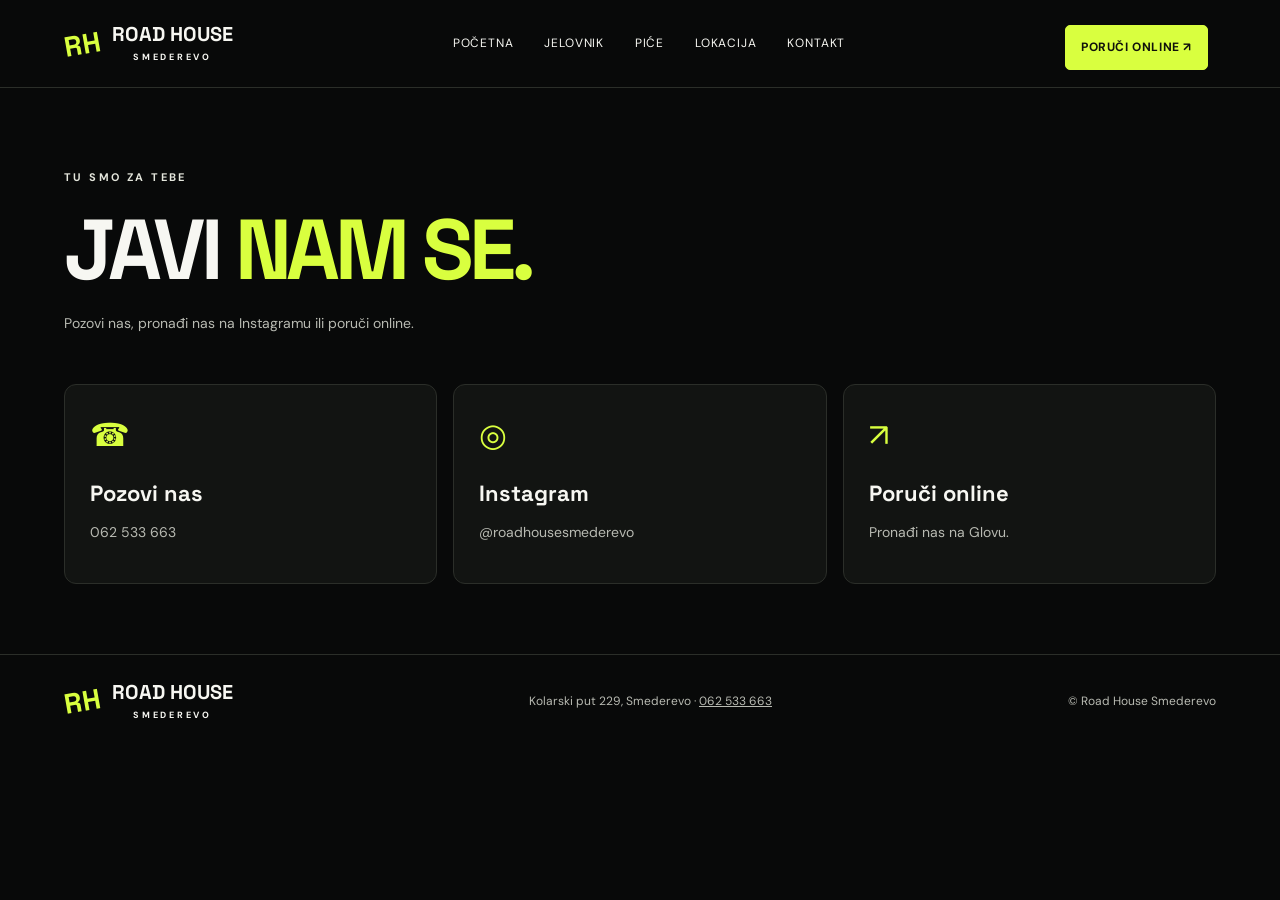
<file: contact.html>
<!doctype html><html lang="sr"><head><meta charset="utf-8"><meta name="viewport" content="width=device-width,initial-scale=1"><link rel="stylesheet" href="style.css"><title>Kontakt | Road House</title><meta name="description" content="Kontaktirajte Road House Smederevo, Kolarski put 229. Telefon 062 533 663, Instagram @roadhousesmederevo."><meta name="robots" content="index,follow"><meta name="author" content="Road House Smederevo"><meta property="og:type" content="website"><meta property="og:site_name" content="Road House Smederevo"><meta property="og:title" content="Kontakt | Road House Smederevo"><meta property="og:description" content="Kontaktirajte Road House Smederevo, Kolarski put 229. Telefon 062 533 663, Instagram @roadhousesmederevo."><meta property="og:url" content="https://roadhousesmederevo.github.io/road-house-smederevo/contact.html"><meta name="twitter:card" content="summary_large_image"></head><body><header><a class="brand" href="index.html"><b>RH</b><span>ROAD HOUSE<small>SMEDEREVO</small></span></a><div class="mobile-actions"><a class="mobile-pill" href="menu.html">MENU</a><a class="mobile-pill" href="contact.html">KONTAKT</a><details class="mobile-menu"><summary aria-label="Otvori meni">☰</summary><div class="mobile-menu-panel"><a href="menu.html">MENU</a><a href="index.html#o-nama">O NAMA</a><a href="contact.html">KONTAKT</a><a href="index.html#recenzije">RECENZIJE</a></div></details></div><nav id="nav"><a href="index.html">Početna</a><a href="menu.html">Jelovnik</a><a href="menu.html#pice">Piće</a><a href="location.html">Lokacija</a><a href="contact.html">Kontakt</a></nav><a class="btn small" href="https://glovoapp.com/sr/rs/smederevo/stores/road-house-smd">Poruči online ↗</a></header><main><section class="wrap page"><p class="eyebrow">TU SMO ZA TEBE</p><h1>JAVI <em>NAM SE.</em></h1><p>Pozovi nas, pronađi nas na Instagramu ili poruči online.</p></section><section class="wrap cards"><a href="tel:+38162533663">☎<h2>Pozovi nas</h2><p>062 533 663</p></a><a href="https://www.instagram.com/roadhousesmederevo/" target="_blank" rel="noopener">◎<h2>Instagram</h2><p>@roadhousesmederevo</p></a><a href="https://glovoapp.com/sr/rs/smederevo/stores/road-house-smd" target="_blank" rel="noopener">↗<h2>Poruči online</h2><p>Pronađi nas na Glovu.</p></a></section></main><footer><a class="brand" href="index.html"><b>RH</b><span>ROAD HOUSE<small>SMEDEREVO</small></span></a><p>Kolarski put 229, Smederevo · <a href="tel:+38162533663">062 533 663</a></p><p>© Road House Smederevo</p></footer></body></html>
</file>
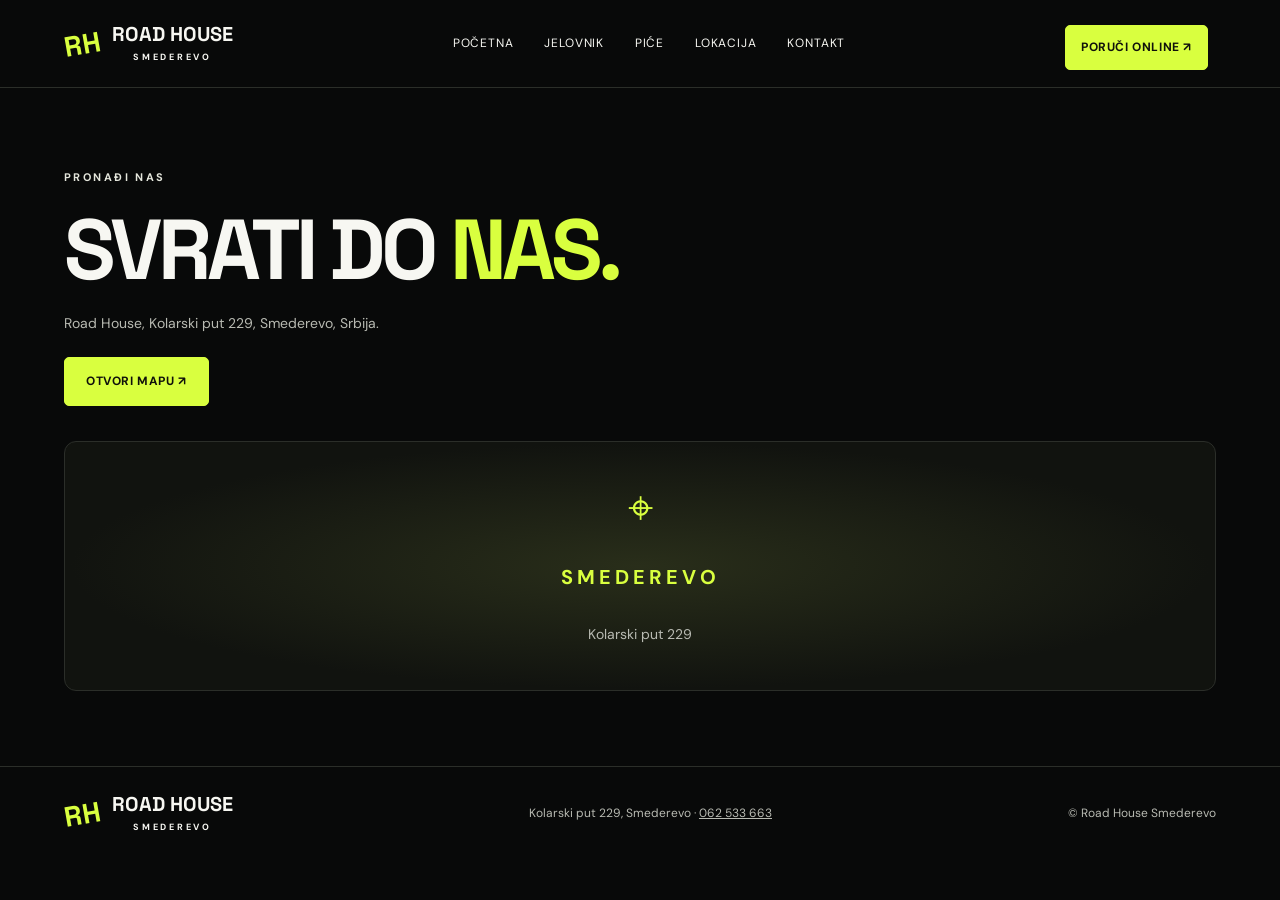
<file: location.html>
<!doctype html><html lang="sr"><head><meta charset="utf-8"><meta name="viewport" content="width=device-width,initial-scale=1"><link rel="stylesheet" href="style.css"><title>Lokacija | Road House</title><meta name="description" content="Pronađite Road House Smederevo na adresi Kolarski put 229. Pozovite 062 533 663."><meta name="robots" content="index,follow"><meta name="author" content="Road House Smederevo"><meta property="og:type" content="website"><meta property="og:site_name" content="Road House Smederevo"><meta property="og:title" content="Lokacija | Road House Smederevo"><meta property="og:description" content="Pronađite Road House Smederevo na adresi Kolarski put 229. Pozovite 062 533 663."><meta property="og:url" content="https://roadhousesmederevo.github.io/road-house-smederevo/location.html"><meta name="twitter:card" content="summary_large_image"></head><body><header><a class="brand" href="index.html"><b>RH</b><span>ROAD HOUSE<small>SMEDEREVO</small></span></a><div class="mobile-actions"><a class="mobile-pill" href="menu.html">MENU</a><a class="mobile-pill" href="contact.html">KONTAKT</a><details class="mobile-menu"><summary aria-label="Otvori meni">☰</summary><div class="mobile-menu-panel"><a href="menu.html">MENU</a><a href="index.html#o-nama">O NAMA</a><a href="contact.html">KONTAKT</a><a href="index.html#recenzije">RECENZIJE</a></div></details></div><nav id="nav"><a href="index.html">Početna</a><a href="menu.html">Jelovnik</a><a href="menu.html#pice">Piće</a><a href="location.html">Lokacija</a><a href="contact.html">Kontakt</a></nav><a class="btn small" href="https://glovoapp.com/sr/rs/smederevo/stores/road-house-smd">Poruči online ↗</a></header><main><section class="wrap page"><p class="eyebrow">PRONAĐI NAS</p><h1>SVRATI DO <em>NAS.</em></h1><p>Road House, Kolarski put 229, Smederevo, Srbija.</p><a class="btn" target="_blank" rel="noopener" href="https://www.google.com/maps/search/?api=1&query=Kolarski+put+229%2C+Smederevo">Otvori mapu ↗</a></section><section class="wrap location"><div class="map">⌖<h2>SMEDEREVO</h2><p>Kolarski put 229</p></div></section></main><footer><a class="brand" href="index.html"><b>RH</b><span>ROAD HOUSE<small>SMEDEREVO</small></span></a><p>Kolarski put 229, Smederevo · <a href="tel:+38162533663">062 533 663</a></p><p>© Road House Smederevo</p></footer></body></html>
</file>
<file: style.css>
@import url('https://fonts.googleapis.com/css2?family=DM+Sans:wght@400;500;700&family=Space+Grotesk:wght@500;600;700&display=swap');
:root{--bg:#080909;--panel:#121412;--text:#f7f7f2;--muted:#b8bab2;--lime:#d9ff3f;--line:#2b2e29}*{box-sizing:border-box}html{scroll-behavior:smooth}body{margin:0;background:var(--bg);color:var(--text);font-family:'DM Sans',Arial,sans-serif;line-height:1.6}a{color:inherit}.wrap{width:min(1200px,90%);margin:auto}header{padding:17px 5%;display:flex;align-items:center;justify-content:space-between;gap:22px;border-bottom:1px solid var(--line);position:relative;z-index:3}.brand{display:flex;align-items:center;gap:12px;text-decoration:none;font:700 20px 'Space Grotesk',sans-serif;line-height:1}.brand b{font-size:28px;color:var(--lime);transform:rotate(-10deg)}.brand small{display:block;text-align:center;font:700 9px 'DM Sans',sans-serif;letter-spacing:.3em;margin-top:7px}nav{display:flex;gap:clamp(12px,2.4vw,34px)}nav a{text-decoration:none;text-transform:uppercase;font-size:12px;letter-spacing:.07em}nav a:hover{color:var(--lime)}#toggle{display:none}.btn{display:inline-block;background:var(--lime);color:#10110b;padding:14px 21px;border:1px solid var(--lime);border-radius:5px;text-decoration:none;font-size:12px;font-weight:700;text-transform:uppercase;letter-spacing:.05em;margin:8px 8px 0 0}.btn.small{padding:12px 15px;white-space:nowrap}.btn.outline{background:transparent;color:var(--lime)}.hero{display:grid;grid-template-columns:.9fr 1.1fr;gap:45px;align-items:center;padding-top:48px;padding-bottom:45px;min-height:510px}.eyebrow{font-size:11px;letter-spacing:.22em;font-weight:700;color:#e4e6dc}.hero h1,.page h1{font:700 clamp(50px,7vw,90px)/.96 'Space Grotesk',sans-serif;letter-spacing:-.06em;margin:22px 0}.hero h1 em,.page h1 em,h2 em{color:var(--lime);font-style:normal}.lead{max-width:470px;color:var(--muted);font-size:16px}.visual{min-height:380px;border:1px solid #393d2b;border-radius:17px;background:radial-gradient(ellipse at 50% 30%,#45451b,#202218 38%,#0d0f0d 75%);display:flex;flex-direction:column;align-items:center;justify-content:center;text-align:center;gap:15px}.visual span{font-size:clamp(100px,15vw,170px);line-height:1.2}.visual strong{font:700 clamp(28px,3.5vw,43px)/1.1 'Space Grotesk',sans-serif}.visual em{color:var(--lime);font-style:normal}.features{display:grid;grid-template-columns:repeat(4,1fr);border-block:1px solid var(--line);padding:30px 5%}.features article{text-align:center;padding:10px 18px;border-right:1px solid var(--line)}.features article:last-child{border:0}.features b{font-size:30px;color:var(--lime)}h3{font:700 14px 'Space Grotesk',sans-serif}.features p,.cards p,.page>p:not(.eyebrow){font-size:14px;color:var(--muted)}.split{display:grid;grid-template-columns:1fr 1fr;align-items:center;gap:50px;padding-top:75px;padding-bottom:75px}.split h2,.cta h2{font:700 clamp(38px,5vw,60px)/1 'Space Grotesk',sans-serif;letter-spacing:-.05em}.food{min-height:300px;padding:30px;border:1px solid #3d412b;border-radius:14px;background:radial-gradient(ellipse,#35351b,#11130f 70%);display:flex;flex-direction:column;justify-content:space-between;font-size:25px}.food span:first-child{font-size:11px;letter-spacing:.3em;color:var(--lime)}.food strong{font:700 clamp(38px,5vw,60px)/.95 'Space Grotesk',sans-serif}.food strong em{font-style:normal;color:var(--lime)}.link{color:var(--lime);text-decoration:none;font-weight:700}.video-section{border-block:1px solid var(--line);background:#0d0f0e}.video-section .split{padding-top:60px;padding-bottom:60px}.video-section p{color:var(--muted)}video{display:block;width:100%;max-height:480px;background:#000;border-radius:10px;border:1px solid var(--line)}.note{font-size:12px}.cta{text-align:center;padding-top:65px;padding-bottom:75px}.page{padding-top:70px;padding-bottom:35px}.page h1{font-size:clamp(50px,8vw,85px)}.cards{display:grid;grid-template-columns:repeat(3,1fr);gap:16px;padding-bottom:70px}.cards article,.cards>a{padding:25px;border:1px solid var(--line);background:var(--panel);border-radius:12px;text-decoration:none;font-size:32px;color:var(--lime)}.cards h2{font:700 22px 'Space Grotesk',sans-serif;color:var(--text);margin-bottom:5px}.cards p{font-size:14px;color:var(--muted)}.location{padding-bottom:75px}.map{min-height:250px;display:grid;place-content:center;text-align:center;background:radial-gradient(ellipse,#292e1a,#11130f 70%);border:1px solid var(--line);border-radius:12px;color:var(--lime);font-size:45px}.map h2{font-size:20px;letter-spacing:.2em}.map p{font-size:14px;color:var(--muted)}footer{border-top:1px solid var(--line);padding:25px 5%;display:flex;justify-content:space-between;align-items:center;gap:18px;flex-wrap:wrap}footer p{font-size:12px;color:var(--muted)}@media(max-width:850px){header{flex-wrap:wrap;gap:12px}nav{gap:12px}.hero{gap:24px}.features article{padding-inline:8px}}@media(max-width:680px){header{padding:14px 5%}.brand{font-size:17px}#toggle{display:block;margin-left:auto;background:transparent;color:var(--lime);border:1px solid var(--line);font-size:22px;padding:3px 10px}header>.btn{font-size:10px;padding:10px}nav{display:none;order:5;width:100%;flex-direction:column;gap:0}nav.open{display:flex}nav a{padding:12px 0;border-top:1px solid var(--line)}.hero,.split{grid-template-columns:1fr;gap:28px}.hero{padding-top:40px}.visual{min-height:290px}.features{grid-template-columns:repeat(2,1fr);padding:15px 5%}.features article{border-bottom:1px solid var(--line);padding:18px 8px}.features article:nth-child(2){border-right:0}.features article:nth-child(3),.features article:nth-child(4){border-bottom:0}.split{padding-top:50px;padding-bottom:50px}.cards{grid-template-columns:1fr 1fr;gap:10px}.cards article,.cards>a{padding:18px}.page{padding-top:45px}footer{flex-direction:column;align-items:flex-start;gap:8px}}@media(max-width:390px){header>.btn{width:100%;text-align:center}.cards{grid-template-columns:1fr}.hero h1{font-size:48px}}
/* Final polish: food photography and background video */
.hero-photo{position:relative;overflow:hidden;background:#111;isolation:isolate}.hero-photo:before{content:'';position:absolute;inset:0;background:linear-gradient(0deg,rgba(0,0,0,.78),transparent 72%);z-index:0}.hero-photo img{position:absolute;inset:0;width:100%;height:100%;object-fit:cover;z-index:-1}.hero-photo strong{position:absolute;bottom:28px;left:28px;text-align:left;text-shadow:0 2px 12px #000}.food-photo{position:relative;overflow:hidden;isolation:isolate;min-height:330px}.food-photo:before{content:'';position:absolute;inset:0;background:linear-gradient(0deg,rgba(0,0,0,.88),rgba(0,0,0,.12));z-index:0}.food-photo img{position:absolute;inset:0;width:100%;height:100%;object-fit:cover;z-index:-1}.food-photo span,.food-photo strong{position:relative;text-shadow:0 2px 12px #000}.video-section video{width:100%;height:auto;max-height:540px;object-fit:cover;aspect-ratio:16/9}.video-section .split>div:first-child{align-self:center}

.menu-gallery{display:grid;grid-template-columns:repeat(3,minmax(0,1fr));gap:20px;padding-bottom:80px}.menu-card{display:block;overflow:hidden;border:1px solid var(--line);border-radius:14px;background:var(--panel);text-decoration:none;padding-bottom:22px;transition:transform .2s,border-color .2s}.menu-card:hover{transform:translateY(-4px);border-color:var(--lime)}.menu-card img{display:block;width:100%;height:210px;object-fit:cover}.menu-card span{display:block;color:var(--lime);font-size:10px;font-weight:700;letter-spacing:.2em;margin:22px 22px 8px}.menu-card h2{margin:0 22px 8px;font:700 23px 'Space Grotesk',sans-serif}.menu-card p{margin:0 22px 18px;color:var(--muted);font-size:14px}.menu-card b{display:block;margin:0 22px;color:var(--lime);font-size:12px;text-transform:uppercase;letter-spacing:.04em}.menu-card.menu-cta{padding:25px;display:flex;flex-direction:column;justify-content:center;min-height:300px;background:radial-gradient(ellipse at 90% 10%,#343b17,#121412 65%)}.menu-card.menu-cta span,.menu-card.menu-cta h2,.menu-card.menu-cta p,.menu-card.menu-cta b{margin-left:0;margin-right:0}.menu-card.menu-cta h2{font-size:34px}@media(max-width:800px){.menu-gallery{grid-template-columns:repeat(2,minmax(0,1fr));gap:12px}.menu-card img{height:170px}}@media(max-width:500px){.menu-gallery{grid-template-columns:1fr}.menu-card img{height:220px}}

/* Functional mobile navigation and video sound controls */
.mobile-actions{display:none;align-items:center;gap:8px}.mobile-pill{display:inline-flex;align-items:center;justify-content:center;min-height:42px;padding:0 13px;background:var(--lime);color:#10110b;text-decoration:none;font-size:11px;font-weight:800;letter-spacing:.05em;border-radius:4px}.mobile-menu{position:relative;color:var(--lime)}.mobile-menu summary{list-style:none;cursor:pointer;display:grid;place-items:center;width:42px;height:42px;border:1px solid var(--line);border-radius:4px;font-size:25px;line-height:1}.mobile-menu summary::-webkit-details-marker{display:none}.mobile-menu[open] summary{background:var(--lime);color:#10110b}.mobile-menu-panel{position:absolute;right:0;top:50px;width:210px;padding:8px;background:#111310;border:1px solid #3b4029;border-radius:8px;box-shadow:0 16px 40px #000b;z-index:20}.mobile-menu-panel a{display:block;padding:13px 12px;border-bottom:1px solid var(--line);text-decoration:none;font-size:12px;font-weight:700;letter-spacing:.08em}.mobile-menu-panel a:last-child{border:0}.mobile-menu-panel a:hover{color:var(--lime)}.sound-btn{margin-top:12px;width:100%;border:1px solid var(--lime);background:var(--lime);color:#111;padding:13px 16px;border-radius:5px;font-weight:800;cursor:pointer}.reviews{text-align:center;padding-top:60px;padding-bottom:65px;border-top:1px solid var(--line)}.reviews h2{font:700 clamp(34px,5vw,54px)/1.05 'Space Grotesk',sans-serif;letter-spacing:-.04em}.reviews h2 em{color:var(--lime);font-style:normal}.reviews p:not(.eyebrow){color:var(--muted)}
@media(max-width:680px){header{display:flex;align-items:center;justify-content:space-between;flex-wrap:nowrap;gap:8px;padding:12px 4%}.mobile-actions{display:flex;margin-left:auto}header>nav{display:none!important}header>.btn{display:none}.brand{gap:7px;font-size:14px;flex-shrink:0}.brand b{font-size:24px}.brand small{font-size:8px}.mobile-pill{padding:0 9px;min-height:40px;font-size:10px}.mobile-menu summary{width:40px;height:40px}}
@media(max-width:370px){.brand span{font-size:12px}.brand small{letter-spacing:.15em}.mobile-actions{gap:5px}.mobile-pill{padding:0 7px;font-size:9px}.mobile-menu summary{width:36px;height:40px}}
</file>
